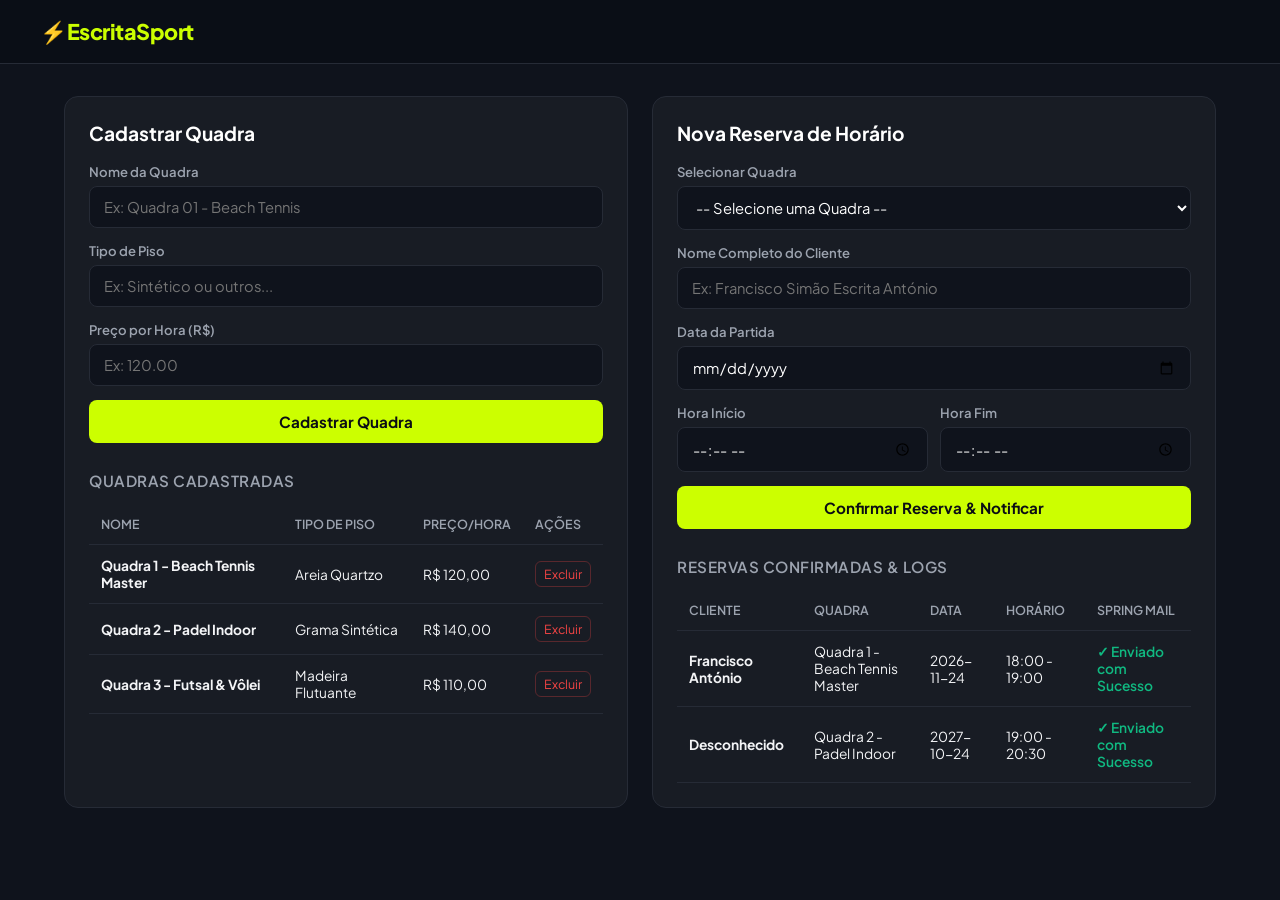
<file: src/main/resources/static/index.html>
<!DOCTYPE html>
<html lang="pt-BR">
<head>
  <meta charset="UTF-8">
  <meta name="viewport" content="width=device-width, initial-scale=1.0">
  <title>EscritaSport - Gestão de Quadras e Reservas</title>
  <link rel="icon" href="img/sport-favicon.png">

  <link rel="stylesheet" href="css/style.css">
  <link rel="preconnect" href="https://fonts.googleapis.com">
  <link href="https://fonts.googleapis.com/css2?family=Plus+Jakarta+Sans:wght@400;600;700;800&display=swap" rel="stylesheet">
</head>
<body>
  <header class="header">
    <div class="logo"> <a  href="grade-horario.html">⚡EscritaSport</a></div>
<!--    <span class="badge">H2 / MySQL + Spring Mail</span> -->
  </header>

  <main class="container">
    <!-- Seção Quadras -->
    <section class="card">
      <h2>Cadastrar Quadra</h2>
      <form id="form-quadra">
        <div class="form-group">
          <label for="quadra-nome">Nome da Quadra</label>
          <input type="text" id="quadra-nome" placeholder="Ex: Quadra 01 - Beach Tennis" required>
        </div>
        <div class="form-group">
          <label for="quadra-piso">Tipo de Piso</label>
          <input type="text" id="quadra-piso" placeholder="Ex: Sintético ou outros..." required>
        </div>
        <div class="form-group">
          <label for="quadra-preco">Preço por Hora (R$)</label>
          <input type="number" id="quadra-preco" step="0.01" placeholder="Ex: 120.00" required>
        </div>
        <button type="submit" class="btn btn-primary">Cadastrar Quadra</button>
      </form>

      <h3>Quadras Cadastradas</h3>
      <table class="table" id="tabela-quadras">
        <thead>
          <tr>
            <th>Nome</th>
            <th>Tipo de Piso</th>
            <th>Preço/Hora</th>
            <th>Ações</th>
          </tr>
        </thead>
        <tbody></tbody>
      </table>
    </section>

    <!-- Seção Reservas -->
    <section class="card">
      <h2>Nova Reserva de Horário</h2>
      
      <!-- Alertas de Validação de Conflito -->
      <div id="alerta-conflito" class="alerta alerta-erro" style="display:none;">
        ⚠️ <strong>Horário indisponível!</strong> Esta quadra já possui reserva no período selecionado.
      </div>
      <div id="alerta-sucesso" class="alerta alerta-sucesso" style="display:none;">
        ✅ <strong>Reserva confirmada!</strong> E-mail de confirmação enviado via Spring Mail.
      </div>

      <form id="form-reserva">
        <div class="form-group">
          <label for="reserva-quadra">Selecionar Quadra</label>
          <select id="reserva-quadra" required></select>
        </div>
        <div class="form-group">
          <label for="reserva-cliente">Nome Completo do Cliente</label>
          <input type="text" id="reserva-cliente" placeholder="Ex: Francisco Simão Escrita António" required>
        </div>
        <div class="form-group">
          <label for="reserva-data">Data da Partida</label>
          <input type="date" id="reserva-data" required>
        </div>
        <div class="grid-2">
          <div class="form-group">
            <label for="reserva-inicio">Hora Início</label>
            <input type="time" id="reserva-inicio" required>
          </div>
          <div class="form-group">
            <label for="reserva-fim">Hora Fim</label>
            <input type="time" id="reserva-fim" required>
          </div>
        </div>
        <button type="submit" class="btn btn-primary">Confirmar Reserva &amp; Notificar</button>
      </form>

      <h3>Reservas Confirmadas &amp; Logs</h3>
      <table class="table" id="tabela-reservas">
        <thead>
          <tr>
            <th>Cliente</th>
            <th>Quadra</th>
            <th>Data</th>
            <th>Horário</th>
            <th>Spring Mail</th>
          </tr>
        </thead>
        <tbody></tbody>
      </table>
    </section>
  </main>

  <script src="js/app.js"></script>
</body>
</html>
</file>
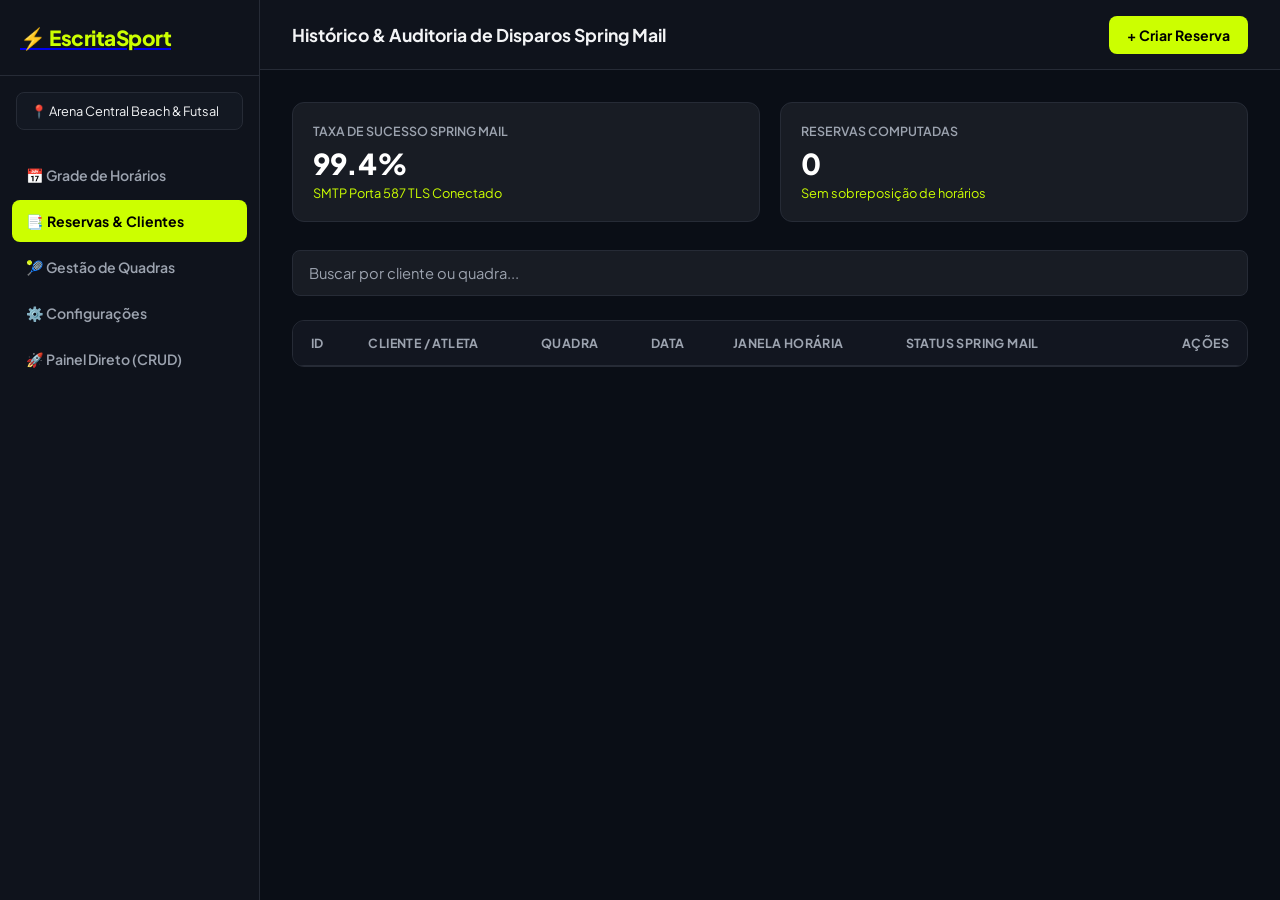
<file: src/main/resources/static/resevar-clientes.html>
<!DOCTYPE html>
<html lang="pt-BR">
<head>
  <!-- Configurações básicas de codificação e responsividade -->
  <meta charset="UTF-8">
  <meta name="viewport" content="width=device-width, initial-scale=1.0">
  <title>EscritaSport - Histórico de Reservas &amp; Spring Mail</title>
  <link rel="icon" href="img/sport-favicon.png">

  <!-- Estilos globais partilhados e estilos específicos desta página -->
  <link rel="stylesheet" href="css/shared.css">
  <link rel="stylesheet" href="css/reservar-cliente.css">

  <!-- Importação da fonte Plus Jakarta Sans -->
  <link rel="stylesheet" href="https://fonts.googleapis.com/css2?family=Plus+Jakarta+Sans:wght@400;600;700;800&display=swap">
</head>
<body>

  <!-- ===================================================================
       BARRA LATERAL DE NAVEGAÇÃO (SIDEBAR)
       =================================================================== -->
  <aside class="sidebar">
    <div class="brand"><a href="grade-horario.html"><div class="brand-logo">⚡ EscritaSport</div></a></div>
    <div class="arena-badge">📍 Arena Central Beach &amp; Futsal</div>

    <ul class="nav-links">
      <li><a href="grade-horario.html">📅 Grade de Horários</a></li>
      <li><a href="resevar-clientes.html" class="active">📑 Reservas &amp; Clientes</a></li>
      <li><a href="quadras.html">🎾 Gestão de Quadras</a></li>
      <li><a href="configuracoes.html">⚙️ Configurações</a></li>
      <li><a href="index.html">🚀 Painel Direto (CRUD)</a></li>
    </ul>
  </aside>

  <!-- ===================================================================
       ÁREA PRINCIPAL DE CONTEÚDO
       =================================================================== -->
  <main class="main-content">

    <!-- Cabeçalho superior -->
    <header class="topbar">
      <h2 class="topbar-title">Histórico &amp; Auditoria de Disparos Spring Mail</h2>
      <a href="index.html" class="btn btn-primary">+ Criar Reserva</a>
    </header>

    <div class="content-body">

      <!-- Cartões de Indicadores (KPIs) -->
      <div class="kpi-grid">
        <div class="kpi-card">
          <div class="label">Taxa de Sucesso Spring Mail</div>
          <div class="value">99.4%</div>
          <div class="sub">SMTP Porta 587 TLS Conectado</div>
        </div>
        <div class="kpi-card">
          <div class="label">Reservas Computadas</div>
          <div class="value" id="kpi-count-reservas">0</div>
          <div class="sub">Sem sobreposição de horários</div>
        </div>
      </div>

      <!-- Barra de Pesquisa Corrigida (Blindada contra quebra de layout) -->
      <div class="search-bar">
        <input
          type="text"
          id="filtro"
          class="search-input"
          placeholder="Buscar por cliente ou quadra..."
          autocomplete="off"
        >
      </div>

      <!-- Tabela de Histórico com Coluna de Remoção e Edição -->
      <div class="table-responsive">
        <table class="data-table" id="tabela-logs">
          <thead>
            <tr>
              <th>ID</th>
              <th>Cliente / Atleta</th>
              <th>Quadra</th>
              <th>Data</th>
              <th>Janela Horária</th>
              <th>Status Spring Mail</th>
              <th class="col-acoes">Ações</th>
            </tr>
          </thead>
          <tbody></tbody>
        </table>
      </div>

    </div>
  </main>

  <!-- ===================================================================
       MODAL DE EDIÇÃO DE RESERVA
       =================================================================== -->
  <div id="modal-editar-reserva" class="modal-overlay">
    <div class="modal-box">
      <div class="modal-header">
        <h3>✏️ Editar Reserva</h3>
        <button type="button" id="btn-fechar-editar" class="modal-close">&times;</button>
      </div>

      <div id="editar-alerta-erro" class="modal-erro-msg" style="display: none;"></div>

      <form id="form-editar-reserva">
        <input type="hidden" id="edit-reserva-id">

        <div class="modal-form-group">
          <label for="edit-cliente">Nome do Cliente / Atleta</label>
          <input type="text" id="edit-cliente" required autocomplete="off">
        </div>

        <div class="modal-form-group">
          <label for="edit-quadra">Quadra</label>
          <select id="edit-quadra" required></select>
        </div>

        <div class="modal-form-group">
          <label for="edit-data">Data da Partida</label>
          <input type="date" id="edit-data" required>
        </div>

        <div class="modal-form-row">
          <div class="modal-form-group">
            <label for="edit-hora-inicio">Hora Início</label>
            <input type="time" id="edit-hora-inicio" required>
          </div>
          <div class="modal-form-group">
            <label for="edit-hora-fim">Hora Fim</label>
            <input type="time" id="edit-hora-fim" required>
          </div>
        </div>

        <div class="modal-actions">
          <button type="button" id="btn-cancelar-editar" class="btn btn-secondary">Cancelar</button>
          <button type="submit" class="btn btn-primary">Salvar Alterações</button>
        </div>
      </form>
    </div>
  </div>
  <!-- ===================================================================
       MODAL DE EDIÇÃO / ATUALIZAÇÃO DE RESERVA
       =================================================================== -->
  <div id="modal-editar-reserva" class="modal-overlay">
    <div class="modal-box">
      <div class="modal-header">
        <h3>✏️ Editar Reserva</h3>
        <button type="button" id="btn-fechar-editar" class="modal-close">&times;</button>
      </div>

      <div id="editar-alerta-erro" class="modal-erro-msg" style="display: none;"></div>

      <form id="form-editar-reserva">
        <input type="hidden" id="edit-reserva-id">

        <div class="modal-form-group">
          <label for="edit-cliente">Nome do Cliente / Atleta</label>
          <input type="text" id="edit-cliente" required autocomplete="off">
        </div>

        <div class="modal-form-group">
          <label for="edit-quadra">Quadra</label>
          <select id="edit-quadra" required></select>
        </div>

        <div class="modal-form-group">
          <label for="edit-data">Data da Partida</label>
          <input type="date" id="edit-data" required>
        </div>

        <div class="modal-form-row">
          <div class="modal-form-group">
            <label for="edit-hora-inicio">Hora Início</label>
            <input type="time" id="edit-hora-inicio" required>
          </div>
          <div class="modal-form-group">
            <label for="edit-hora-fim">Hora Fim</label>
            <input type="time" id="edit-hora-fim" required>
          </div>
        </div>

        <div class="modal-actions">
          <button type="button" id="btn-cancelar-editar" class="btn btn-secondary">Cancelar</button>
          <button type="submit" class="btn btn-primary">Atualizar Reserva</button>
        </div>
      </form>
    </div>
  </div>

  <!-- Carrega primeiro os dados partilhados e depois a lógica desta tela -->
  <script src="js/shared.js"></script>
  <script src="js/reservar-clientes.js"></script>
</body>
</html>
</file>
<file: src/main/resources/static/css/style.css>
:root {
  --bg: #0f131c;
  --card-bg: #181c24;
  --border: #262b36;
  --primary: #ccff00;
  --primary-hover: #b8e600;
  --text: #f3f4f6;
  --text-muted: #9ca3af;
  --danger: #ef4444;
  --success: #10b981;
}

* {
  box-sizing: border-box;
  margin: 0;
  padding: 0;
  font-family: 'Plus Jakarta Sans', -apple-system, BlinkMacSystemFont, sans-serif;
}

body {
  background: var(--bg);
  color: var(--text);
  min-height: 100vh;
  padding-bottom: 50px;
}

.header {
  display: flex;
  justify-content: space-between;
  align-items: center;
  padding: 18px 40px;
  background: #0a0e16;
  border-bottom: 1px solid var(--border);
}

.logo {
  font-size: 1.35rem;
  font-weight: 800;
  color: var(--primary);
  letter-spacing: -0.5px;
}

.badge {
  background: #151b26;
  color: var(--primary);
  padding: 6px 14px;
  border-radius: 20px;
  font-size: 0.8rem;
  font-weight: 600;
  border: 1px solid rgba(204, 255, 0, 0.25);
}

.container {
  max-width: 1200px;
  margin: 32px auto;
  padding: 0 24px;
  display: grid;
  grid-template-columns: 1fr 1fr;
  gap: 24px;
}

@media (max-width: 900px) {
  .container {
    grid-template-columns: 1fr;
  }
}

.card {
  background: var(--card-bg);
  border: 1px solid var(--border);
  border-radius: 14px;
  padding: 24px;
}

h2 {
  font-size: 1.2rem;
  font-weight: 700;
  margin-bottom: 18px;
  color: #fff;
}

h3 {
  font-size: 0.95rem;
  font-weight: 600;
  margin: 28px 0 14px;
  color: var(--text-muted);
  text-transform: uppercase;
  letter-spacing: 0.5px;
}

.form-group {
  margin-bottom: 14px;
}

label {
  display: block;
  font-size: 0.82rem;
  font-weight: 600;
  color: var(--text-muted);
  margin-bottom: 6px;
}

input, select {
  width: 100%;
  padding: 11px 14px;
  background: #0f131c;
  border: 1px solid var(--border);
  border-radius: 8px;
  color: #fff;
  font-size: 0.92rem;
  transition: border-color 0.2s;
}

input:focus, select:focus {
  outline: none;
  border-color: var(--primary);
}

.grid-2 {
  display: grid;
  grid-template-columns: 1fr 1fr;
  gap: 12px;
}

.btn {
  width: 100%;
  padding: 12px 18px;
  border: none;
  border-radius: 8px;
  font-size: 0.95rem;
  font-weight: 700;
  cursor: pointer;
  transition: background 0.2s, transform 0.1s;
}

.btn-primary {
  background: var(--primary);
  color: #0b0e14;
}

.btn-primary:hover {
  background: var(--primary-hover);
}

.btn-primary:active {
  transform: scale(0.99);
}

.table {
  width: 100%;
  border-collapse: collapse;
  margin-top: 10px;
  font-size: 0.86rem;
}

.table th, .table td {
  padding: 12px;
  text-align: left;
  border-bottom: 1px solid var(--border);
}

.table th {
  color: var(--text-muted);
  font-weight: 600;
  font-size: 0.78rem;
  text-transform: uppercase;
}

.btn-delete {
  background: transparent;
  color: var(--danger);
  border: 1px solid rgba(239, 68, 68, 0.3);
  padding: 4px 8px;
  border-radius: 6px;
  cursor: pointer;
  font-size: 0.78rem;
}

.btn-delete:hover {
  background: rgba(239, 68, 68, 0.1);
}

.alerta {
  padding: 12px 16px;
  border-radius: 8px;
  margin-bottom: 16px;
  font-size: 0.88rem;
}

.alerta-erro {
  background: rgba(239, 68, 68, 0.12);
  color: #fca5a5;
  border: 1px solid var(--danger);
}

.alerta-sucesso {
  background: rgba(16, 185, 129, 0.12);
  color: #6ee7b7;
  border: 1px solid var(--success);
}

.logo a{
    text-decoration: none;
    color: inherit;
}
</file>
<file: src/main/resources/static/css/shared.css>
:root {
  --bg-main: #0a0e16;
  --bg-surface: #0f131c;
  --bg-card: #181c24;
  --bg-card-hover: #1f2530;
  --border: #262b36;
  --primary: #ccff00;
  --primary-hover: #b8e600;
  --primary-glow: rgba(204, 255, 0, 0.15);
  --text-main: #f3f4f6;
  --text-muted: #9ca3af;
  --danger: #ef4444;
  --success: #10b981;
  --font-family: 'Plus Jakarta Sans', -apple-system, BlinkMacSystemFont, sans-serif;
}

* {
  box-sizing: border-box;
  margin: 0;
  padding: 0;
  font-family: var(--font-family);
}

body {
  background: var(--bg-main);
  color: var(--text-main);
  min-height: 100vh;
  display: flex;
}

/* Sidebar Fixa */
.sidebar {
  width: 260px;
  background: var(--bg-surface);
  border-right: 1px solid var(--border);
  display: flex;
  flex-direction: column;
  position: fixed;
  top: 0;
  bottom: 0;
  left: 0;
  z-index: 50;
}

.brand {
  padding: 24px 20px;
  border-bottom: 1px solid var(--border);
}

.brand-logo {
  font-size: 1.3rem;
  font-weight: 800;
  color: var(--primary);
  letter-spacing: -0.5px;
}

.arena-badge {
  margin: 16px;
  padding: 10px 14px;
  background: #131822;
  border: 1px solid var(--border);
  border-radius: 8px;
  font-size: 0.8rem;
}

.nav-links {
  list-style: none;
  padding: 8px 12px;
  display: flex;
  flex-direction: column;
  gap: 4px;
  flex: 1;
}

.nav-links a {
  display: flex;
  align-items: center;
  gap: 12px;
  padding: 12px 14px;
  color: var(--text-muted);
  text-decoration: none;
  font-size: 0.88rem;
  font-weight: 600;
  border-radius: 8px;
  transition: all 0.2s ease;
}

.nav-links a:hover {
  background: rgba(255, 255, 255, 0.04);
  color: #fff;
}

.nav-links a.active {
  background: var(--primary);
  color: #000;
  font-weight: 700;
}

.main-content {
  margin-left: 260px;
  flex: 1;
  display: flex;
  flex-direction: column;
}

.topbar {
  height: 70px;
  background: var(--bg-surface);
  border-bottom: 1px solid var(--border);
  display: flex;
  justify-content: space-between;
  align-items: center;
  padding: 0 32px;
}

.content-body {
  padding: 32px;
  flex: 1;
}

/* Botões & Componentes */
.btn {
  display: inline-flex;
  align-items: center;
  gap: 8px;
  padding: 10px 18px;
  border-radius: 8px;
  font-weight: 700;
  font-size: 0.88rem;
  border: none;
  cursor: pointer;
  transition: all 0.2s;
  text-decoration: none;
}
.btn-primary { background: var(--primary); color: #000; }
.btn-primary:hover { background: var(--primary-hover); transform: translateY(-1px); }
.btn-secondary { background: #1c2331; color: var(--text-main); border: 1px solid var(--border); }
.btn-secondary:hover { background: #262f42; }

.card {
  background: var(--bg-card);
  border: 1px solid var(--border);
  border-radius: 12px;
  padding: 24px;
}

.kpi-grid {
  display: grid;
  grid-template-columns: repeat(auto-fit, minmax(220px, 1fr));
  gap: 20px;
  margin-bottom: 28px;
}

.kpi-card {
  background: var(--bg-card);
  border: 1px solid var(--border);
  border-radius: 12px;
  padding: 20px;
}
.kpi-card .label { font-size: 0.78rem; text-transform: uppercase; color: var(--text-muted); font-weight: 600; margin-bottom: 6px; }
.kpi-card .value { font-size: 1.8rem; font-weight: 800; color: #fff; }
.kpi-card .sub { font-size: 0.8rem; color: var(--primary); margin-top: 4px; }
</file>
<file: src/main/resources/static/css/reservar-cliente.css>
/* =========================================================================
   1. CABEÇALHO SUPERIOR
   ========================================================================= */
.topbar-title {
  font-size: 1.1rem;
  font-weight: 700;
}

/* =========================================================================
   2. BARRA DE PESQUISA (CORRIGIDA)
   ========================================================================= */
.search-bar {
  display: flex;
  align-items: center;
  width: 100%;
  margin-bottom: 24px;
}

.search-input {
  width: 100%;
  box-sizing: border-box;
  height: 46px;
  padding: 0 16px;
  background: var(--bg-card);
  border: 1px solid var(--border);
  border-radius: 8px;
  color: #ffffff;
  font-family: 'Plus Jakarta Sans', sans-serif;
  font-size: 0.92rem;
  transition: border-color 0.2s, box-shadow 0.2s;
}

.search-input::placeholder {
  color: var(--text-muted);
}

.search-input:focus {
  outline: none;
  border-color: var(--primary);
  box-shadow: 0 0 0 3px rgba(204, 255, 0, 0.12);
}

/* =========================================================================
   3. TABELA DE DADOS E AUDITORIA
   ========================================================================= */
.table-responsive {
  width: 100%;
  overflow-x: auto;
  border-radius: 12px;
  border: 1px solid var(--border);
  background: var(--bg-card);
}

.data-table {
  width: 100%;
  border-collapse: collapse;
}

.data-table th,
.data-table td {
  padding: 14px 18px;
  text-align: left;
  border-bottom: 1px solid var(--border);
  font-size: 0.88rem;
  vertical-align: middle;
}

.data-table th {
  background: #121620;
  color: var(--text-muted);
  font-size: 0.78rem;
  text-transform: uppercase;
  letter-spacing: 0.4px;
}

.data-table tbody tr:last-child td {
  border-bottom: none;
}

.data-table tbody tr:hover {
  background: rgba(255, 255, 255, 0.02);
}

/* Colunas Específicas */
.col-id {
  color: var(--text-muted);
  font-weight: 600;
}

.col-horario {
  color: var(--primary);
  font-weight: 700;
}

.col-acoes {
  text-align: right !important;
  width: 160px;
}

/* =========================================================================
   4. ETIQUETA DE STATUS E BOTÕES DE AÇÃO
   ========================================================================= */
.badge-mail {
  background: rgba(16, 185, 129, 0.15);
  color: #6ee7b7;
  padding: 5px 10px;
  border-radius: 6px;
  font-weight: 700;
  font-size: 0.78rem;
  display: inline-block;
  white-space: nowrap;
}

.acoes-wrapper {
  display: inline-flex;
  align-items: center;
  justify-content: flex-end;
  gap: 8px;
}

.btn-editar,
.btn-editar-row {
  background: rgba(204, 255, 0, 0.14);
  color: var(--primary);
  border: 1px solid rgba(204, 255, 0, 0.35);
  padding: 6px 12px;
  border-radius: 6px;
  font-family: 'Plus Jakarta Sans', sans-serif;
  font-size: 0.8rem;
  font-weight: 700;
  cursor: pointer;
  transition: background-color 0.2s, color 0.2s;
}

.btn-editar:hover,
.btn-editar-row:hover {
  background: var(--primary);
  color: #090c12;
}

.btn-remover {
  background: rgba(239, 68, 68, 0.14);
  color: #fca5a5;
  border: 1px solid rgba(239, 68, 68, 0.3);
  padding: 6px 12px;
  border-radius: 6px;
  font-family: 'Plus Jakarta Sans', sans-serif;
  font-size: 0.8rem;
  font-weight: 700;
  cursor: pointer;
  transition: background-color 0.2s, color 0.2s;
}

.btn-remover:hover {
  background: rgba(239, 68, 68, 0.28);
  color: #ffffff;
}

.empty-row {
  text-align: center !important;
  color: var(--text-muted);
  padding: 28px !important;
}

/* =========================================================================
   5. MODAL DE EDIÇÃO DE RESERVA
   ========================================================================= */
.modal-overlay {
  position: fixed;
  inset: 0;
  background: rgba(9, 12, 18, 0.85);
  backdrop-filter: blur(4px);
  display: none;
  align-items: center;
  justify-content: center;
  z-index: 9999;
  padding: 16px;
}

.modal-overlay.active {
  display: flex;
}

.modal-box {
  background: var(--bg-card);
  border: 1px solid var(--border);
  border-radius: 14px;
  width: 100%;
  max-width: 440px;
  padding: 24px;
  box-shadow: 0 24px 48px rgba(0, 0, 0, 0.65);
  box-sizing: border-box;
  color: #ffffff;
  font-family: 'Plus Jakarta Sans', sans-serif;
}

.modal-header {
  display: flex;
  justify-content: space-between;
  align-items: center;
  margin-bottom: 18px;
  padding-bottom: 12px;
  border-bottom: 1px solid var(--border);
}

.modal-header h3 {
  margin: 0;
  font-size: 1.05rem;
  font-weight: 800;
  color: #ffffff;
}

.modal-close {
  background: transparent;
  border: none;
  color: var(--text-muted);
  font-size: 1.6rem;
  line-height: 1;
  cursor: pointer;
  padding: 0 4px;
}

.modal-close:hover {
  color: #ffffff;
}

.modal-erro-msg {
  background: rgba(239, 68, 68, 0.15);
  border: 1px solid rgba(239, 68, 68, 0.45);
  color: #fca5a5;
  padding: 10px 12px;
  border-radius: 8px;
  font-size: 0.82rem;
  margin-bottom: 14px;
}

.modal-form-row {
  display: grid;
  grid-template-columns: 1fr 1fr;
  gap: 12px;
}

.modal-form-group {
  margin-bottom: 14px;
  text-align: left;
}

.modal-form-group label {
  display: block;
  font-size: 0.8rem;
  font-weight: 600;
  color: var(--text-muted);
  margin-bottom: 6px;
}

.modal-form-group input,
.modal-form-group select {
  width: 100%;
  box-sizing: border-box;
  padding: 10px 12px;
  background: #0c1017;
  border: 1px solid var(--border);
  border-radius: 8px;
  color: #ffffff;
  font-family: 'Plus Jakarta Sans', sans-serif;
  font-size: 0.88rem;
}

.modal-form-group input:focus,
.modal-form-group select:focus {
  outline: none;
  border-color: var(--primary);
  box-shadow: 0 0 0 3px rgba(204, 255, 0, 0.12);
}

.modal-form-group input[type="date"]::-webkit-calendar-picker-indicator,
.modal-form-group input[type="time"]::-webkit-calendar-picker-indicator {
  filter: invert(1);
  cursor: pointer;
}

.modal-actions {
  display: flex;
  justify-content: flex-end;
  gap: 10px;
  margin-top: 20px;
  padding-top: 14px;
  border-top: 1px solid var(--border);
}

.btn-modal-cancelar {
  background: #1e2533;
  color: #e2e8f0;
  border: 1px solid var(--border);
  padding: 9px 16px;
  border-radius: 8px;
  font-family: 'Plus Jakarta Sans', sans-serif;
  font-size: 0.85rem;
  font-weight: 700;
  cursor: pointer;
}

.btn-modal-cancelar:hover {
  background: #283144;
}

.btn-modal-salvar {
  background: var(--primary);
  color: #090c12;
  border: none;
  padding: 9px 16px;
  border-radius: 8px;
  font-family: 'Plus Jakarta Sans', sans-serif;
  font-size: 0.85rem;
  font-weight: 800;
  cursor: pointer;
}

.btn-modal-salvar:hover {
  filter: brightness(1.08);
}
</file>
